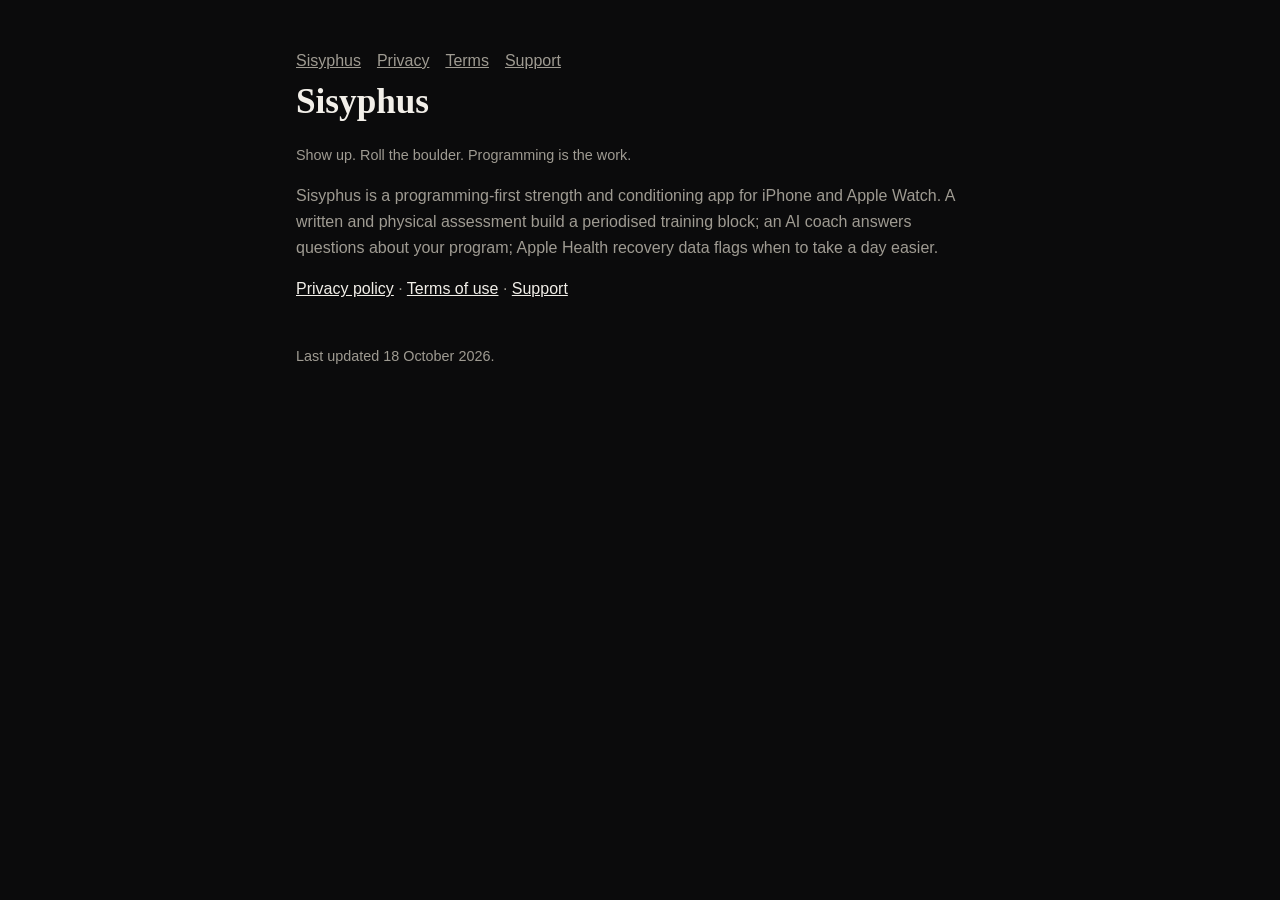
<file: index.html>
<!doctype html><html lang="en"><head><meta charset="utf-8"><meta name="viewport" content="width=device-width,initial-scale=1"><title>Sisyphus</title><link rel="stylesheet" href="style.css"></head><body><main><nav><a href="index.html">Sisyphus</a><a href="privacy.html">Privacy</a><a href="terms.html">Terms</a><a href="support.html">Support</a></nav>
<h1>Sisyphus</h1><p class="tag">Show up. Roll the boulder. Programming is the work.</p>
<p>Sisyphus is a programming-first strength and conditioning app for iPhone and Apple Watch. A written and physical assessment build a periodised training block; an AI coach answers questions about your program; Apple Health recovery data flags when to take a day easier.</p>
<p><a href="privacy.html">Privacy policy</a> · <a href="terms.html">Terms of use</a> · <a href="support.html">Support</a></p>
<p class="tag" style="margin-top:3em">Last updated 18 October 2026.</p></main></body></html>
</file>
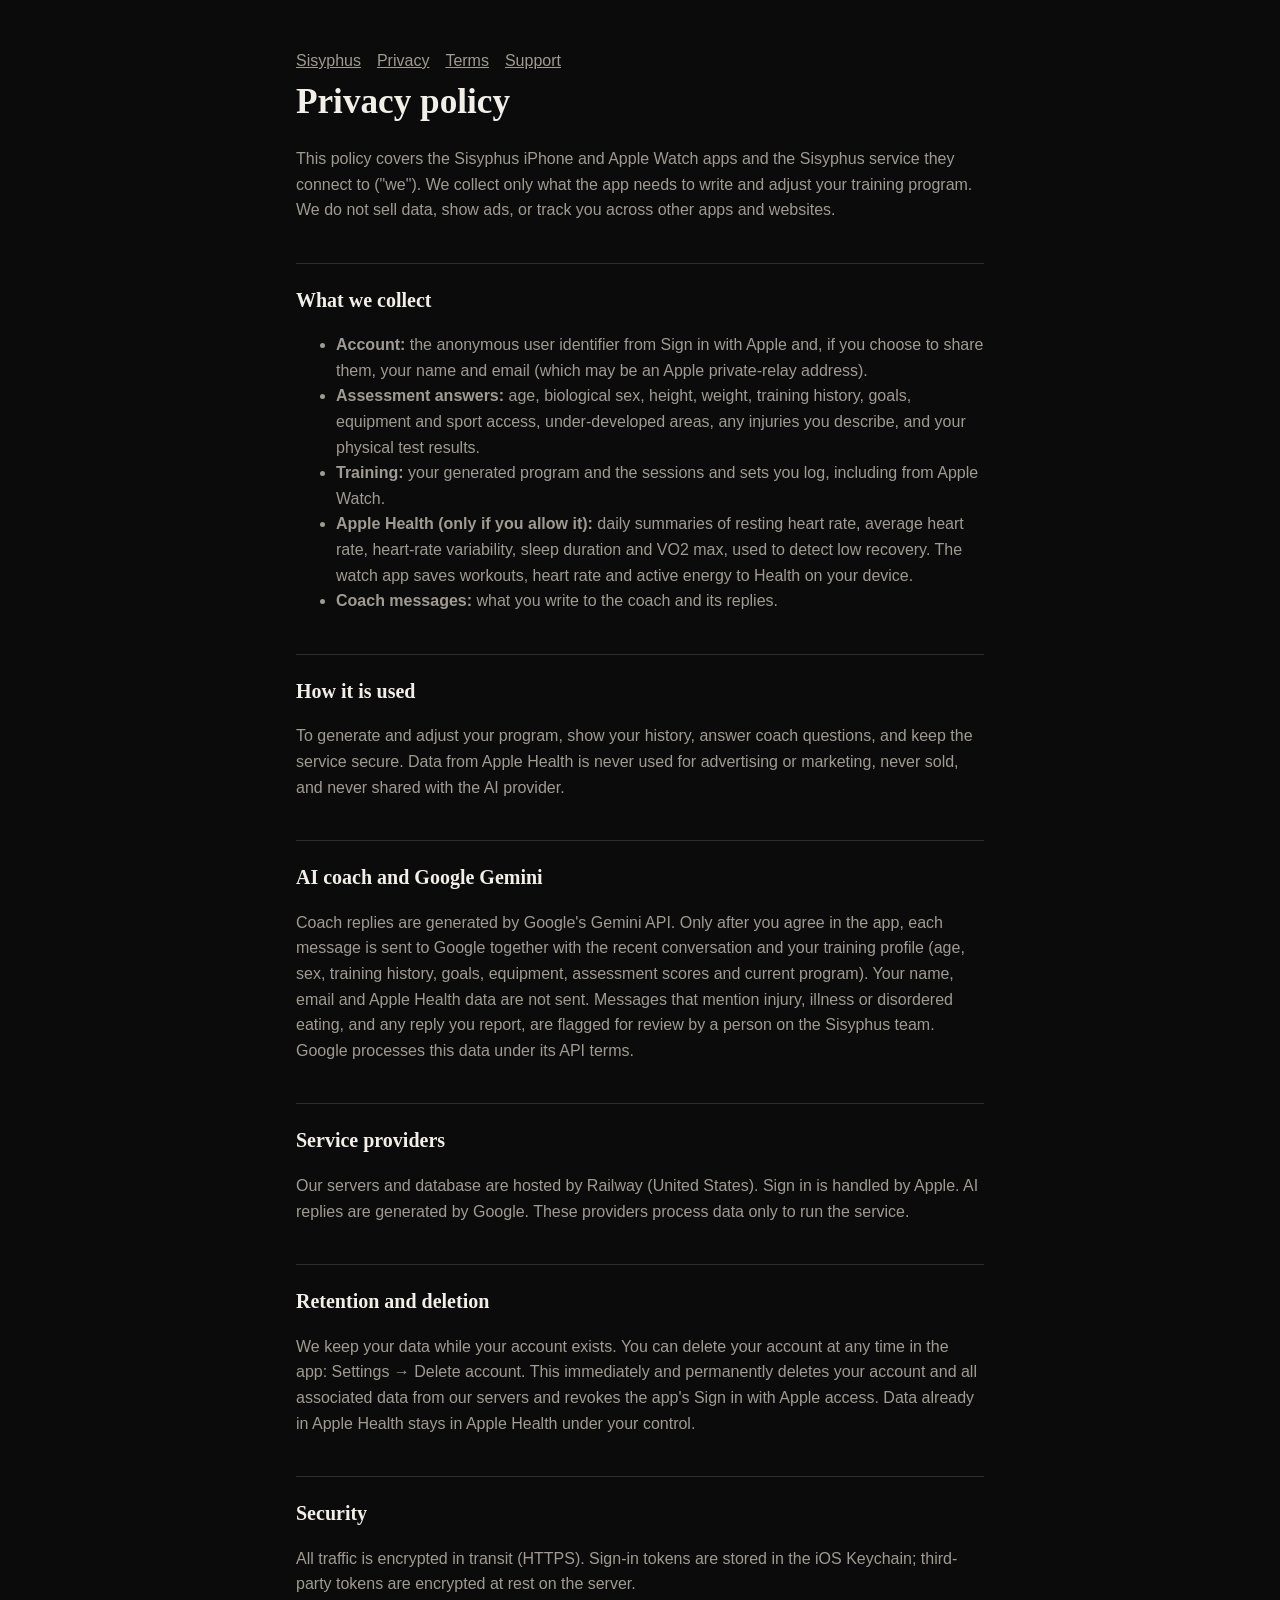
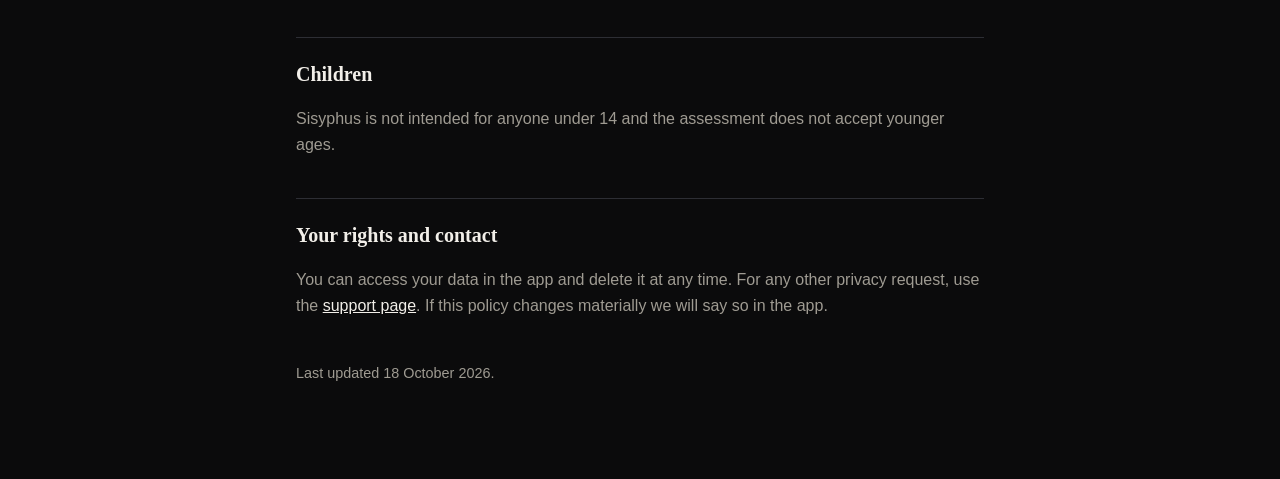
<file: privacy.html>
<!doctype html><html lang="en"><head><meta charset="utf-8"><meta name="viewport" content="width=device-width,initial-scale=1"><title>Sisyphus Privacy Policy</title><link rel="stylesheet" href="style.css"></head><body><main><nav><a href="index.html">Sisyphus</a><a href="privacy.html">Privacy</a><a href="terms.html">Terms</a><a href="support.html">Support</a></nav>
<h1>Privacy policy</h1>
<p>This policy covers the Sisyphus iPhone and Apple Watch apps and the Sisyphus service they connect to ("we"). We collect only what the app needs to write and adjust your training program. We do not sell data, show ads, or track you across other apps and websites.</p>
<h2>What we collect</h2>
<ul>
<li><b>Account:</b> the anonymous user identifier from Sign in with Apple and, if you choose to share them, your name and email (which may be an Apple private-relay address).</li>
<li><b>Assessment answers:</b> age, biological sex, height, weight, training history, goals, equipment and sport access, under-developed areas, any injuries you describe, and your physical test results.</li>
<li><b>Training:</b> your generated program and the sessions and sets you log, including from Apple Watch.</li>
<li><b>Apple Health (only if you allow it):</b> daily summaries of resting heart rate, average heart rate, heart-rate variability, sleep duration and VO2 max, used to detect low recovery. The watch app saves workouts, heart rate and active energy to Health on your device.</li>
<li><b>Coach messages:</b> what you write to the coach and its replies.</li>
</ul>
<h2>How it is used</h2>
<p>To generate and adjust your program, show your history, answer coach questions, and keep the service secure. Data from Apple Health is never used for advertising or marketing, never sold, and never shared with the AI provider.</p>
<h2>AI coach and Google Gemini</h2>
<p>Coach replies are generated by Google's Gemini API. Only after you agree in the app, each message is sent to Google together with the recent conversation and your training profile (age, sex, training history, goals, equipment, assessment scores and current program). Your name, email and Apple Health data are not sent. Messages that mention injury, illness or disordered eating, and any reply you report, are flagged for review by a person on the Sisyphus team. Google processes this data under its API terms.</p>
<h2>Service providers</h2>
<p>Our servers and database are hosted by Railway (United States). Sign in is handled by Apple. AI replies are generated by Google. These providers process data only to run the service.</p>
<h2>Retention and deletion</h2>
<p>We keep your data while your account exists. You can delete your account at any time in the app: Settings → Delete account. This immediately and permanently deletes your account and all associated data from our servers and revokes the app's Sign in with Apple access. Data already in Apple Health stays in Apple Health under your control.</p>
<h2>Security</h2>
<p>All traffic is encrypted in transit (HTTPS). Sign-in tokens are stored in the iOS Keychain; third-party tokens are encrypted at rest on the server.</p>
<h2>Children</h2>
<p>Sisyphus is not intended for anyone under 14 and the assessment does not accept younger ages.</p>
<h2>Your rights and contact</h2>
<p>You can access your data in the app and delete it at any time. For any other privacy request, use the <a href="support.html">support page</a>. If this policy changes materially we will say so in the app.</p>
<p class="tag" style="margin-top:3em">Last updated 18 October 2026.</p></main></body></html>
</file>
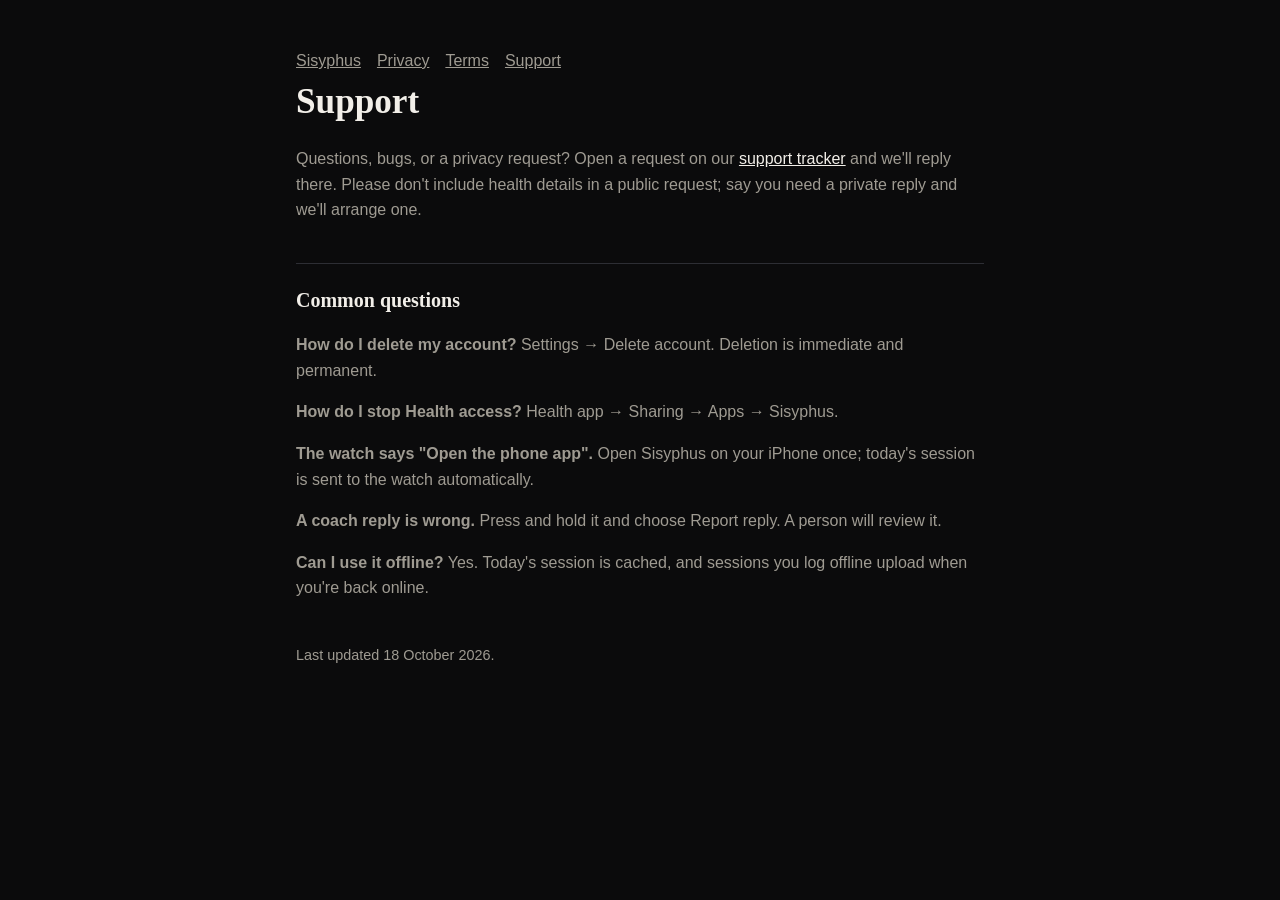
<file: support.html>
<!doctype html><html lang="en"><head><meta charset="utf-8"><meta name="viewport" content="width=device-width,initial-scale=1"><title>Sisyphus Support</title><link rel="stylesheet" href="style.css"></head><body><main><nav><a href="index.html">Sisyphus</a><a href="privacy.html">Privacy</a><a href="terms.html">Terms</a><a href="support.html">Support</a></nav>
<h1>Support</h1>
<p>Questions, bugs, or a privacy request? Open a request on our <a href="https://github.com/slimboi34/sisyphus-site/issues/new">support tracker</a> and we'll reply there. Please don't include health details in a public request; say you need a private reply and we'll arrange one.</p>
<h2>Common questions</h2>
<p><b>How do I delete my account?</b> Settings → Delete account. Deletion is immediate and permanent.</p>
<p><b>How do I stop Health access?</b> Health app → Sharing → Apps → Sisyphus.</p>
<p><b>The watch says "Open the phone app".</b> Open Sisyphus on your iPhone once; today's session is sent to the watch automatically.</p>
<p><b>A coach reply is wrong.</b> Press and hold it and choose Report reply. A person will review it.</p>
<p><b>Can I use it offline?</b> Yes. Today's session is cached, and sessions you log offline upload when you're back online.</p>
<p class="tag" style="margin-top:3em">Last updated 18 October 2026.</p></main></body></html>
</file>
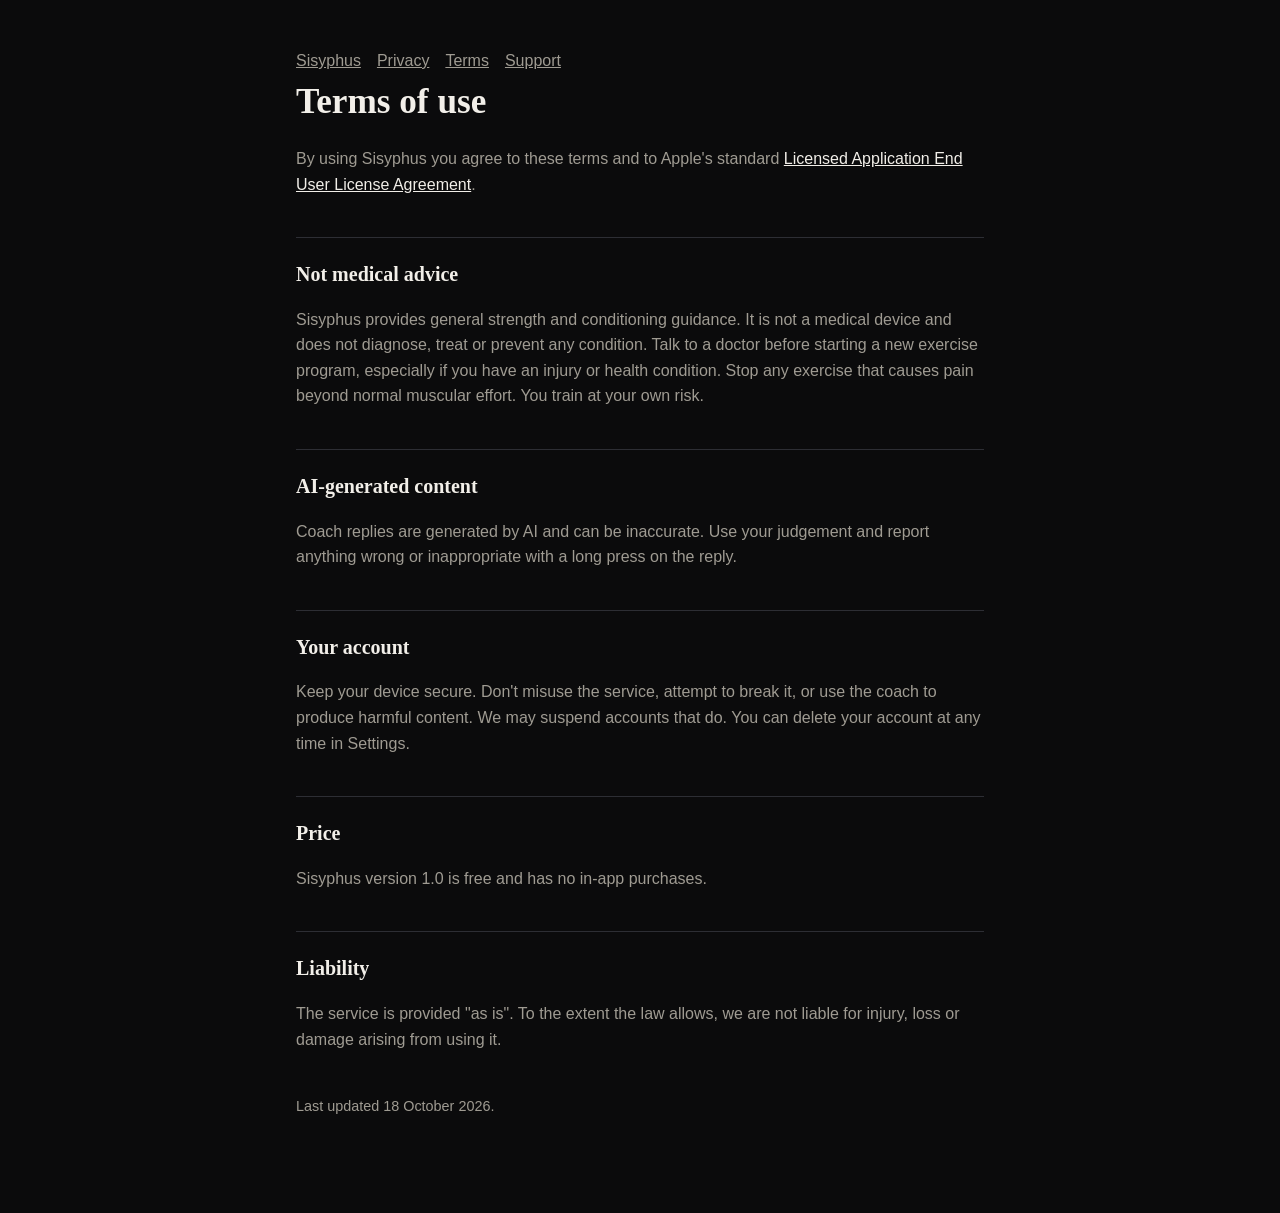
<file: terms.html>
<!doctype html><html lang="en"><head><meta charset="utf-8"><meta name="viewport" content="width=device-width,initial-scale=1"><title>Sisyphus Terms of Use</title><link rel="stylesheet" href="style.css"></head><body><main><nav><a href="index.html">Sisyphus</a><a href="privacy.html">Privacy</a><a href="terms.html">Terms</a><a href="support.html">Support</a></nav>
<h1>Terms of use</h1>
<p>By using Sisyphus you agree to these terms and to Apple's standard <a href="https://www.apple.com/legal/internet-services/itunes/dev/stdeula/">Licensed Application End User License Agreement</a>.</p>
<h2>Not medical advice</h2>
<p>Sisyphus provides general strength and conditioning guidance. It is not a medical device and does not diagnose, treat or prevent any condition. Talk to a doctor before starting a new exercise program, especially if you have an injury or health condition. Stop any exercise that causes pain beyond normal muscular effort. You train at your own risk.</p>
<h2>AI-generated content</h2>
<p>Coach replies are generated by AI and can be inaccurate. Use your judgement and report anything wrong or inappropriate with a long press on the reply.</p>
<h2>Your account</h2>
<p>Keep your device secure. Don't misuse the service, attempt to break it, or use the coach to produce harmful content. We may suspend accounts that do. You can delete your account at any time in Settings.</p>
<h2>Price</h2>
<p>Sisyphus version 1.0 is free and has no in-app purchases.</p>
<h2>Liability</h2>
<p>The service is provided "as is". To the extent the law allows, we are not liable for injury, loss or damage arising from using it.</p>
<p class="tag" style="margin-top:3em">Last updated 18 October 2026.</p></main></body></html>
</file>
<file: style.css>
:root{--bg:#0b0b0c;--fg:#f2efe9;--muted:#9f9b92;--accent:#8a2626;--line:#2d2e34}
*{box-sizing:border-box}body{margin:0;background:var(--bg);color:var(--fg);font:16px/1.6 -apple-system,BlinkMacSystemFont,"Segoe UI",sans-serif}
main{max-width:720px;margin:0 auto;padding:48px 16px 80px}h1,h2{font-family:"New York",Georgia,serif;font-weight:600}
h1{font-size:2.2rem;margin:0 0 4px}h2{font-size:1.25rem;margin-top:2em;border-top:1px solid var(--line);padding-top:1em}
p,li{color:var(--muted)}a{color:var(--fg)}nav a{margin-right:16px;color:var(--muted)}.tag{color:var(--muted);font-size:.9rem}
</file>
